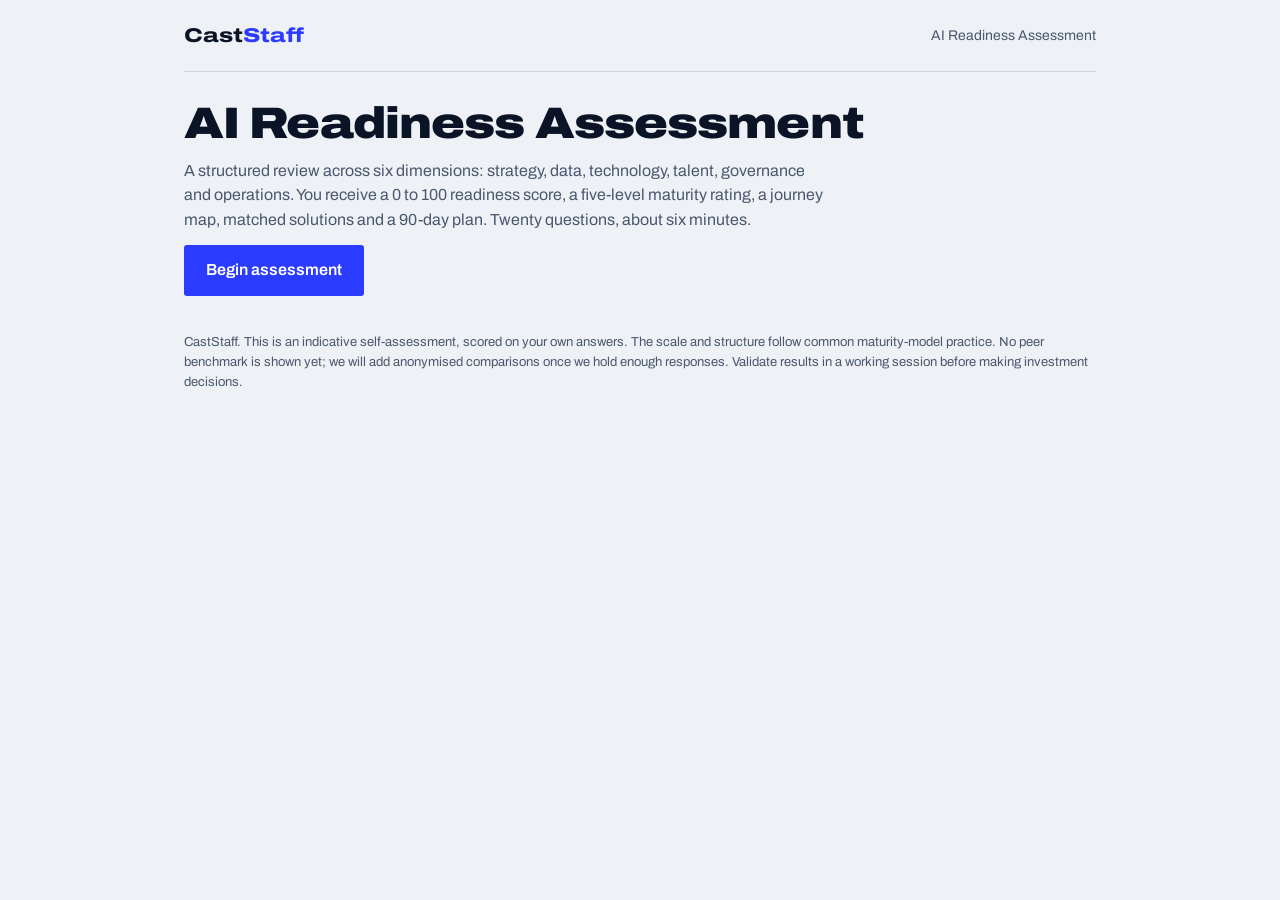
<file: public/CastStaff_AI_Readiness_Assessment.html>
<!DOCTYPE html>
<html lang="en">
<head>
<meta charset="utf-8">
<meta name="viewport" content="width=device-width, initial-scale=1, viewport-fit=cover">
<title>CastStaff AI Readiness Assessment</title>
<link rel="stylesheet" href="https://fonts.googleapis.com/css2?family=Archivo:wdth,wght@62..125,100..900&display=swap">
<style>
:root{--bg:#EEF1F5;--panel:#FFFFFF;--ink:#0B1426;--mute:#4A5870;--line:#CBD3DE;--acc:#2B3BFF;--on:#fff;--hi:#DDE2FF;
box-sizing:border-box;padding-top:env(safe-area-inset-top,0px);padding-bottom:env(safe-area-inset-bottom,0px)}
@media (prefers-color-scheme:dark){:root:not([data-theme="light"]){--bg:#0C1322;--panel:#121C31;--ink:#EAF0F8;--mute:#9AA8C0;--line:#26344F;--acc:#8EA0FF;--on:#0C1322;--hi:#1C2A55}}
:root[data-theme="dark"]{--bg:#0C1322;--panel:#121C31;--ink:#EAF0F8;--mute:#9AA8C0;--line:#26344F;--acc:#8EA0FF;--on:#0C1322;--hi:#1C2A55}
html{scroll-padding-top:env(safe-area-inset-top,0px)}
*{box-sizing:border-box}
body{margin:0;background:var(--bg);color:var(--ink);font:16px/1.55 "Archivo",system-ui,"Segoe UI",Arial,sans-serif}
.w{max-width:960px;margin:0 auto;padding:0 24px}
header{padding:20px 0;display:flex;justify-content:space-between;align-items:center;border-bottom:1px solid var(--line)}
.logo{font-stretch:125%;font-weight:800;font-size:20px}.logo i{font-style:normal;color:var(--acc)}
h1{font-stretch:118%;font-weight:900;font-size:clamp(28px,4.4vw,44px);line-height:1.06;letter-spacing:-.02em;margin:28px 0 12px}
h2{font-stretch:112%;font-weight:800;font-size:22px;margin:40px 0 12px;padding-top:12px;border-top:2px solid var(--ink)}
h3{margin:0 0 4px;font-size:17px}p{margin:0 0 12px}.mute{color:var(--mute)}.sm{font-size:14px}
button,input{font:inherit}
button:focus-visible,input:focus-visible,summary:focus-visible{outline:3px solid var(--acc);outline-offset:3px}
.btn{display:inline-block;padding:13px 22px;border-radius:3px;background:var(--acc);color:var(--on);font-weight:600;text-decoration:none;border:0;cursor:pointer}
.btn.g{background:none;color:var(--ink);border:1.5px solid var(--ink)}
.card{background:var(--panel);border:1px solid var(--line);border-radius:6px;padding:24px}
.prog{height:6px;background:var(--line);overflow:hidden;margin-bottom:10px}.prog i{display:block;height:100%;background:var(--acc);transition:width .3s}
.opts{display:grid;gap:8px;margin:18px 0}
.opt{text-align:left;padding:13px 16px;border:1px solid var(--line);border-radius:4px;background:var(--bg);color:var(--ink);cursor:pointer}
.opt:hover{border-color:var(--acc)}.opt.on{border-color:var(--acc);background:var(--hi)}
.nav{display:flex;justify-content:space-between}
.link{background:none;border:0;color:var(--mute);cursor:pointer;text-decoration:underline;padding:6px 0}
.sum{display:grid;grid-template-columns:auto 1fr;gap:28px;align-items:center}
.big{font-stretch:125%;font-weight:900;font-size:72px;line-height:1}.big small{font-size:22px;color:var(--mute);font-weight:600}
.lvl{display:inline-block;padding:3px 10px;border-radius:3px;background:var(--acc);color:var(--on);font-weight:700;font-size:13px}
.two{display:grid;grid-template-columns:340px 1fr;gap:24px;align-items:center}
table{width:100%;border-collapse:collapse;font-size:14px}th{text-align:left;color:var(--mute);font-weight:600}
td,th{padding:9px 8px;border-bottom:1px solid var(--line);vertical-align:top}
.map{display:grid;grid-template-columns:repeat(5,1fr);gap:8px}
.st{border:1px solid var(--line);border-radius:4px;padding:12px;background:var(--panel);font-size:13px}
.st b{display:block;font-size:15px;margin-bottom:3px}.st.cur{background:var(--acc);color:var(--on);border-color:var(--acc)}.st.nx{border:2px dashed var(--acc)}
.tag{display:block;font-size:11px;font-weight:700;margin-bottom:5px;min-height:14px}
.sol div{border-left:3px solid var(--acc);padding:2px 0 2px 14px;margin-bottom:10px}
.rm{display:grid;grid-template-columns:repeat(3,1fr);gap:12px}.rm div{background:var(--panel);border:1px solid var(--line);border-radius:4px;padding:16px;font-size:14px}.rm b{display:block;color:var(--acc);margin-bottom:4px}
.em{display:flex;gap:10px;flex-wrap:wrap;margin-top:12px}.em input{flex:1;min-width:220px;padding:12px;border:1px solid var(--line);border-radius:3px;background:var(--bg);color:var(--ink)}
details{margin-top:14px}summary{cursor:pointer;font-weight:600}
footer{padding:36px 0;color:var(--mute);font-size:13px}
@media (max-width:780px){.two,.sum{grid-template-columns:1fr}.map,.rm{grid-template-columns:1fr}.big{font-size:56px}}
@media print{header .mute,.noprint{display:none}body{background:#fff}}
</style>
</head>
<body>
<div class="w">
<header><span class="logo">Cast<i>Staff</i></span><span class="mute sm">AI Readiness Assessment</span></header>
<main id="app"></main>
<footer>CastStaff. This is an indicative self-assessment, scored on your own answers. The scale and structure follow common maturity-model practice. No peer benchmark is shown yet; we will add anonymised comparisons once we hold enough responses. Validate results in a working session before making investment decisions.</footer>
</div>
<script>
var DIM=[['Strategy and value','Strategy',.2],['Data','Data',.2],['Technology and infrastructure','Technology',.15],['Talent and adoption','Talent',.15],['Governance and risk','Governance',.15],['AI in use and operations','Operations',.15]];
var CTX=[{t:'Which area do you most want AI to improve?',o:['Customer support','Sales and marketing','Operations and back office','Our product','Analytics and decisions']},
{t:'Where are you on the AI journey today?',o:['Not started','Running experiments','A pilot is live','In production']}];
var SQ=[
[0,'How well defined is the business case for AI?',['No defined case','Ideas listed, not prioritised','Prioritised use cases with estimated value','Funded use cases with owners and target KPIs']],
[0,'How is AI aligned with company strategy?',['Not discussed by leadership','Discussed informally','Part of the annual plan','Tracked by leadership against outcomes']],
[0,'What budget and delivery plan exist?',['None','Exploratory budget only','Budget for a first release','Multi-quarter budget and roadmap']],
[1,'Where does the data for your priority use case live?',['Scattered across files and tools','Mostly in a few operational systems','Consolidated in a warehouse or lake','Governed, catalogued and owned by domain']],
[1,'How would you rate its quality and documentation?',['Quality unknown','Known issues, little documentation','Quality monitored, partly documented','Quality targets and full lineage']],
[1,'How do applications access the data?',['Manual exports','Reports and ad hoc queries','APIs or SQL for most sources','Versioned, tested pipelines']],
[2,'What does your cloud and platform setup look like?',['Mostly on-premises or ad hoc','Cloud for some workloads','Cloud-native with standard environments','Infrastructure as code with CI/CD']],
[2,'How would AI connect to your existing systems?',['No integration path yet','Possible through manual steps','APIs exist for key systems','API-first or event-driven architecture']],
[2,'What tooling exists to build and deploy AI?',['None','Individual tools and notebooks','Shared tooling for experiments','Standard path from experiment to production']],
[3,'What AI and data skills do you have in-house?',['None','A few people experimenting','A small dedicated team','Cross-functional team with MLOps or LLMOps skills']],
[3,'Who will own the system after launch?',['Nobody identified','A part-time owner','A named engineering owner','Dedicated product and engineering ownership']],
[3,'How ready are users to adopt AI in their workflow?',['Unaware or resistant','Curious, no training','Training and champions in place','Adoption tracked with feedback loops']],
[4,'What security and privacy requirements apply?',['Not yet assessed','Assessed, not documented','Documented policies','Documented and reviewed by security or legal']],
[4,'How would you evaluate model quality?',['No defined method','Manual spot checks','Test set with pass criteria','Automated evals and production monitoring']],
[4,'How are AI risks handled (errors, bias, misuse)?',['Not considered','Handled case by case','Risk review before launch','Standing policy, human oversight and audit trail']],
[5,'What AI do you use today?',['None','Individuals use public tools','Approved tools in some teams','AI embedded in products or core workflows']],
[5,'How have past AI projects performed?',['No projects yet','Prototypes that stalled','Pilots that delivered value','Production systems with measured ROI']],
[5,'How do you monitor cost, latency and quality in production?',['No AI in production','Not monitored','Basic dashboards','Alerts and regular optimisation']]];
var Q=CTX.concat(SQ.map(function(q){return{d:q[0],t:q[1],o:q[2]}}));
var LV=[['Nascent','Choose one use case and build leadership awareness.'],['Emerging','Prepare data and ownership before building.'],['Developing','Prototype in a controlled scope while closing gaps.'],['Established','Move pilots to production with evals and monitoring.'],['Leading','Scale across workflows and optimise cost and quality.']];
var ACT=['Define a prioritised use case with a target KPI, budget and timeline.','Consolidate and document the data this use case needs, with reliable access.','Set up shared environments, integration APIs and a path to production.','Name an accountable owner, close skill gaps and plan user adoption.','Agree privacy rules, a risk review and an evaluation plan before building.','Instrument cost, latency and quality, and learn from earlier projects.'];
var SOL={0:['Support copilot grounded in your help docs and tickets','Ticket triage and routing','Self-serve answer assistant with human escalation'],1:['Lead research and qualification agent','Proposal and email drafting grounded in your content','Call summaries that update the CRM'],2:['Document processing and data extraction','Workflow agents with human approval steps','Forecasting and anomaly alerts'],3:['In-product assistant','Semantic search and recommendations','Content generation with guardrails'],4:['Natural-language questions over your warehouse','Automated reporting and insights','Data quality monitoring']};
var ST=[['Explore','Pick one use case and a success metric.'],['Prototype','A working slice on real data in 2 to 3 weeks.'],['Pilot','Real users, with evals and guardrails.'],['Production','Hardened, monitored, handed over.'],['Scale','More workflows, better quality, lower cost.']];
var A=[],i=0,app=document.getElementById('app');
function esc(x){return String(x).replace(/[&<>"]/g,function(c){return{'&':'&amp;','<':'&lt;','>':'&gt;','"':'&quot;'}[c]})}
function lv(p){return p>=80?4:p>=60?3:p>=40?2:p>=20?1:0}
function intro(){app.innerHTML='<h1>AI Readiness Assessment</h1><p class="mute" style="max-width:40em">A structured review across six dimensions: strategy, data, technology, talent, governance and operations. You receive a 0 to 100 readiness score, a five-level maturity rating, a journey map, matched solutions and a 90-day plan. Twenty questions, about six minutes.</p><button class="btn" id="go">Begin assessment</button>';
document.getElementById('go').onclick=function(){i=0;A=[];ask()}}
function ask(){var q=Q[i],sec=q.d===undefined?'Context':'Section '+(q.d+1)+' of 6 · '+DIM[q.d][0];
app.innerHTML='<div style="margin-top:28px" class="card"><div class="prog"><i style="width:'+(i/Q.length*100)+'%"></i></div><p class="mute sm">Question '+(i+1)+' of '+Q.length+' · '+sec+'</p><h2 style="border:0;padding:0;margin:4px 0 0">'+esc(q.t)+'</h2><div class="opts" role="radiogroup">'+q.o.map(function(o,n){return'<button class="opt'+(A[i]===n?' on':'')+'" role="radio" aria-checked="'+(A[i]===n)+'" data-n="'+n+'">'+esc(o)+'</button>'}).join('')+'</div><div class="nav"><button class="link" id="bk"'+(i?'':' style="visibility:hidden"')+'>Back</button><span class="mute sm">Select one to continue</span></div></div>';
app.querySelectorAll('.opt').forEach(function(b){b.onclick=function(){A[i]=+b.dataset.n;i++;i<Q.length?ask():result()}});
document.getElementById('bk').onclick=function(){i--;ask()}}
function radar(P){var c=160,r=108,pts=function(f){return DIM.map(function(_,k){var a=(-90+k*60)*Math.PI/180;return(c+r*f(k)*Math.cos(a)).toFixed(1)+','+(c+r*f(k)*Math.sin(a)).toFixed(1)}).join(' ')},s='<svg viewBox="0 0 320 320" role="img" aria-label="Radar chart of six readiness dimensions" width="100%">';
[.25,.5,.75,1].forEach(function(f){s+='<polygon points="'+pts(function(){return f})+'" fill="none" stroke="var(--line)"/>'});
DIM.forEach(function(d,k){var a=(-90+k*60)*Math.PI/180,x=c+(r+22)*Math.cos(a),y=c+(r+22)*Math.sin(a),an=Math.cos(a)>.3?'start':Math.cos(a)<-.3?'end':'middle';
s+='<line x1="'+c+'" y1="'+c+'" x2="'+(c+r*Math.cos(a)).toFixed(1)+'" y2="'+(c+r*Math.sin(a)).toFixed(1)+'" stroke="var(--line)"/><text x="'+x.toFixed(1)+'" y="'+(y+4).toFixed(1)+'" text-anchor="'+an+'" font-size="12" fill="var(--ink)">'+d[1]+'</text>'});
return s+'<polygon points="'+pts(function(k){return P[k]/100})+'" fill="var(--acc)" fill-opacity=".25" stroke="var(--acc)" stroke-width="2"/></svg>'}
function result(){var sum=[0,0,0,0,0,0];Q.forEach(function(q,n){if(q.d!==undefined)sum[q.d]+=A[n]});
var P=sum.map(function(s){return Math.round(s/9*100)}),tot=0,low=0;
P.forEach(function(p,k){tot+=p*DIM[k][2];if(p<P[low])low=k});
var pct=Math.round(tot),L=lv(pct),focus=A[0],cur=A[1],nxt=Math.min(pct>=50?cur+1:cur,4);
var rows=DIM.map(function(d,k){return'<tr><td><b>'+d[0]+'</b></td><td>'+P[k]+'</td><td>'+LV[lv(P[k])][0]+'</td><td class="mute">'+(P[k]<60?ACT[k]:'Solid foundation. Confirm with evidence in a working session.')+'</td></tr>'}).join('');
var map=ST.map(function(s,n){var c=n===cur?' cur':n===nxt&&nxt!==cur?' nx':'';return'<div class="st'+c+'"><span class="tag">'+(n===cur?'You are here':c?'Next step':'')+'</span><b>'+s[0]+'</b>'+s[1]+'</div>'}).join('');
var sol=SOL[focus].map(function(s,n){return'<div><h3>'+(n?'Then: ':'Start with: ')+esc(s)+'</h3></div>'}).join('');
var p3=cur>=2?'Harden the pilot, add monitoring and cost controls, and plan handover.':'Run a pilot with a small group. Track quality, cost and latency, then decide on rollout.';
var txt='Readiness: '+pct+'/100 ('+LV[L][0]+')\nFocus: '+Q[0].o[focus]+'\nJourney stage: '+ST[cur][0]+'\n'+DIM.map(function(d,k){return d[1]+': '+P[k]}).join('\n')+'\nBinding constraint: '+DIM[low][0];
app.innerHTML='<h1>AI Readiness Report</h1><p class="mute sm">'+new Date().toLocaleDateString('en-GB',{day:'numeric',month:'long',year:'numeric'})+' · Focus: '+esc(Q[0].o[focus])+' · Stage: '+ST[cur][0]+'</p>'
+'<div class="card sum"><div class="big">'+pct+'<small> / 100</small></div><div><span class="lvl">Level '+(L+1)+' · '+LV[L][0]+'</span><p style="margin:10px 0 6px"><b>Priority:</b> '+LV[L][1]+'</p><p class="mute sm" style="margin:0">Binding constraint: <b>'+DIM[low][0]+'</b> ('+P[low]+'). The weakest dimension limits how far the others can take you.</p></div></div>'
+'<h2>Readiness by dimension</h2><div class="two"><div>'+radar(P)+'</div><table><tr><th>Dimension</th><th>Score</th><th>Level</th><th>Finding</th></tr>'+rows+'</table></div>'
+'<h2>Position on the AI journey</h2><div class="map">'+map+'</div>'+(nxt===cur?'<p class="mute sm" style="margin-top:10px">Score is below the threshold for the next stage. Close the gaps above first.</p>':'')
+'<h2>Recommended solutions</h2><p class="mute sm">Matched to your focus on '+esc(Q[0].o[focus].toLowerCase())+'.</p><div class="sol">'+sol+'</div>'
+'<h2>First 90 days</h2><div class="rm"><div><b>Days 1 to 30</b>'+ACT[low]+'</div><div><b>Days 31 to 60</b>Prototype "'+esc(SOL[focus][0].toLowerCase())+'" on real data and build the evaluation set.</div><div><b>Days 61 to 90</b>'+p3+'</div></div>'
+'<details><summary>Methodology and limits</summary><p class="sm mute" style="margin-top:10px">Each answer scores 0 to 3. A dimension score is its three answers rescaled to 0 to 100. The overall score is a weighted average: strategy 20%, data 20%, technology 15%, talent 15%, governance 15%, operations 15%. Levels: Nascent 0 to 19, Emerging 20 to 39, Developing 40 to 59, Established 60 to 79, Leading 80 to 100. Results are self-reported and unaudited, so treat them as a starting hypothesis.</p></details>'
+'<h2>Next step</h2><div class="card noprint"><p>Review these results with a senior engineer in a free 60-minute session and leave with a one-page written plan.</p><div class="em"><input id="em" type="email" placeholder="Work email" aria-label="Work email"><button class="btn" id="bk2">Book my free assessment</button><button class="btn g" id="pr">Print or save as PDF</button></div></div>'
+'<p class="noprint" style="margin-top:14px"><button class="link" id="again">Start over</button></p>';
document.getElementById('bk2').onclick=function(){location.href='mailto:hello@caststaff.com?subject='+encodeURIComponent('AI readiness: '+pct+'/100')+'&body='+encodeURIComponent(txt+'\n\nContact: '+document.getElementById('em').value)};
document.getElementById('pr').onclick=function(){window.print()};document.getElementById('again').onclick=intro;window.scrollTo(0,0)}
intro();
</script>
</body>
</html>
</file>
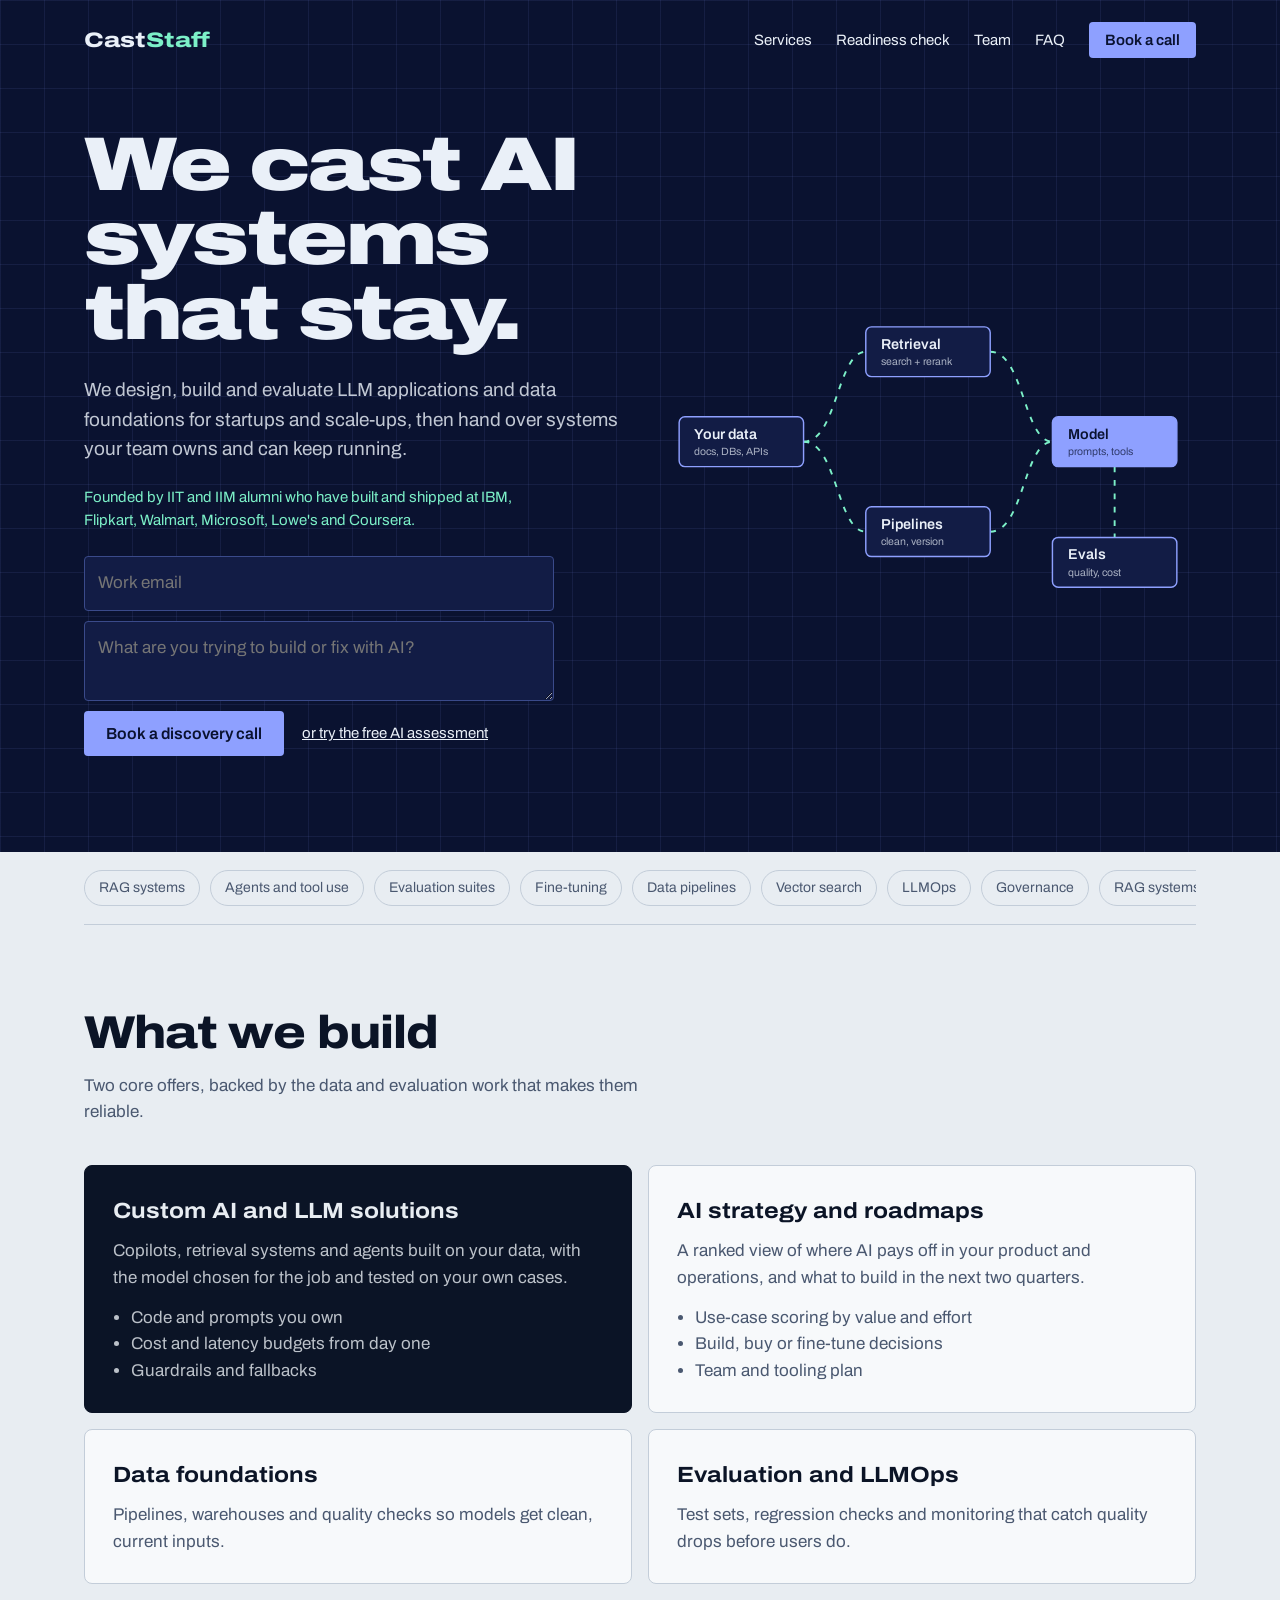
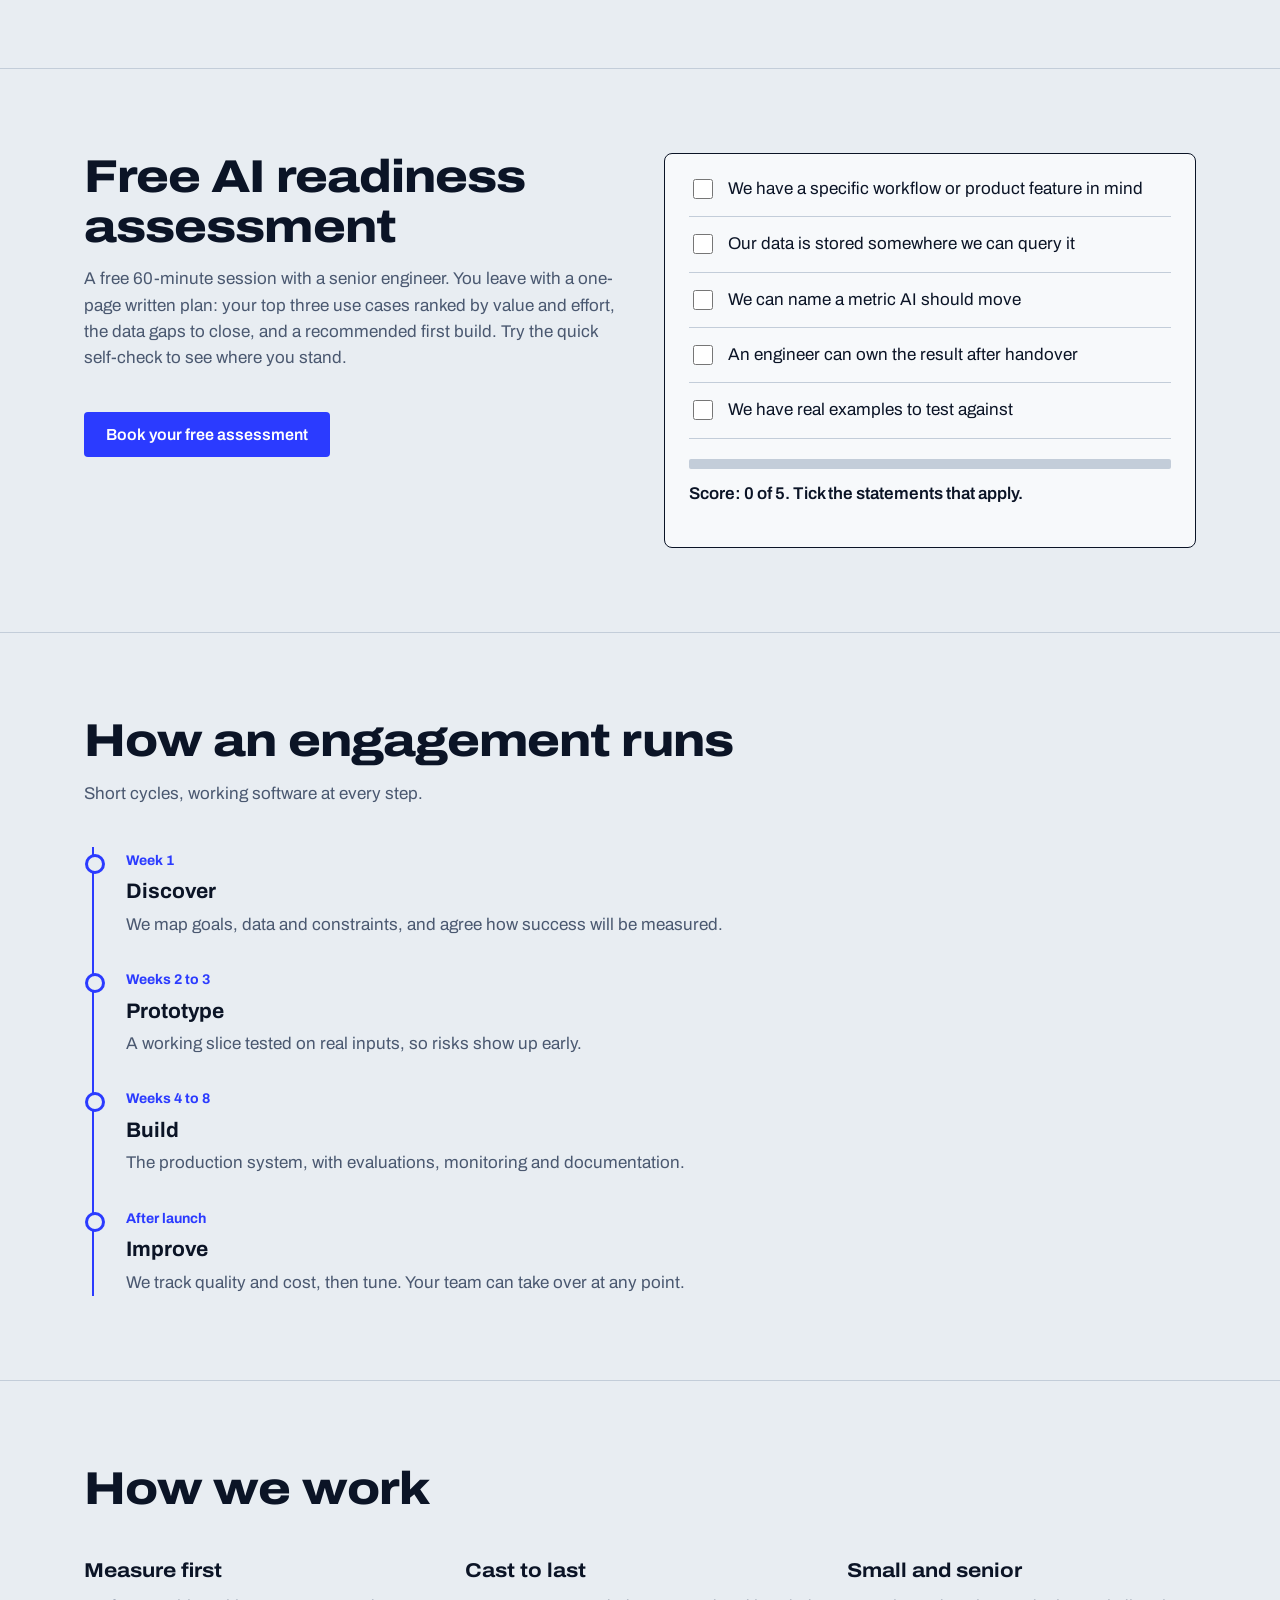
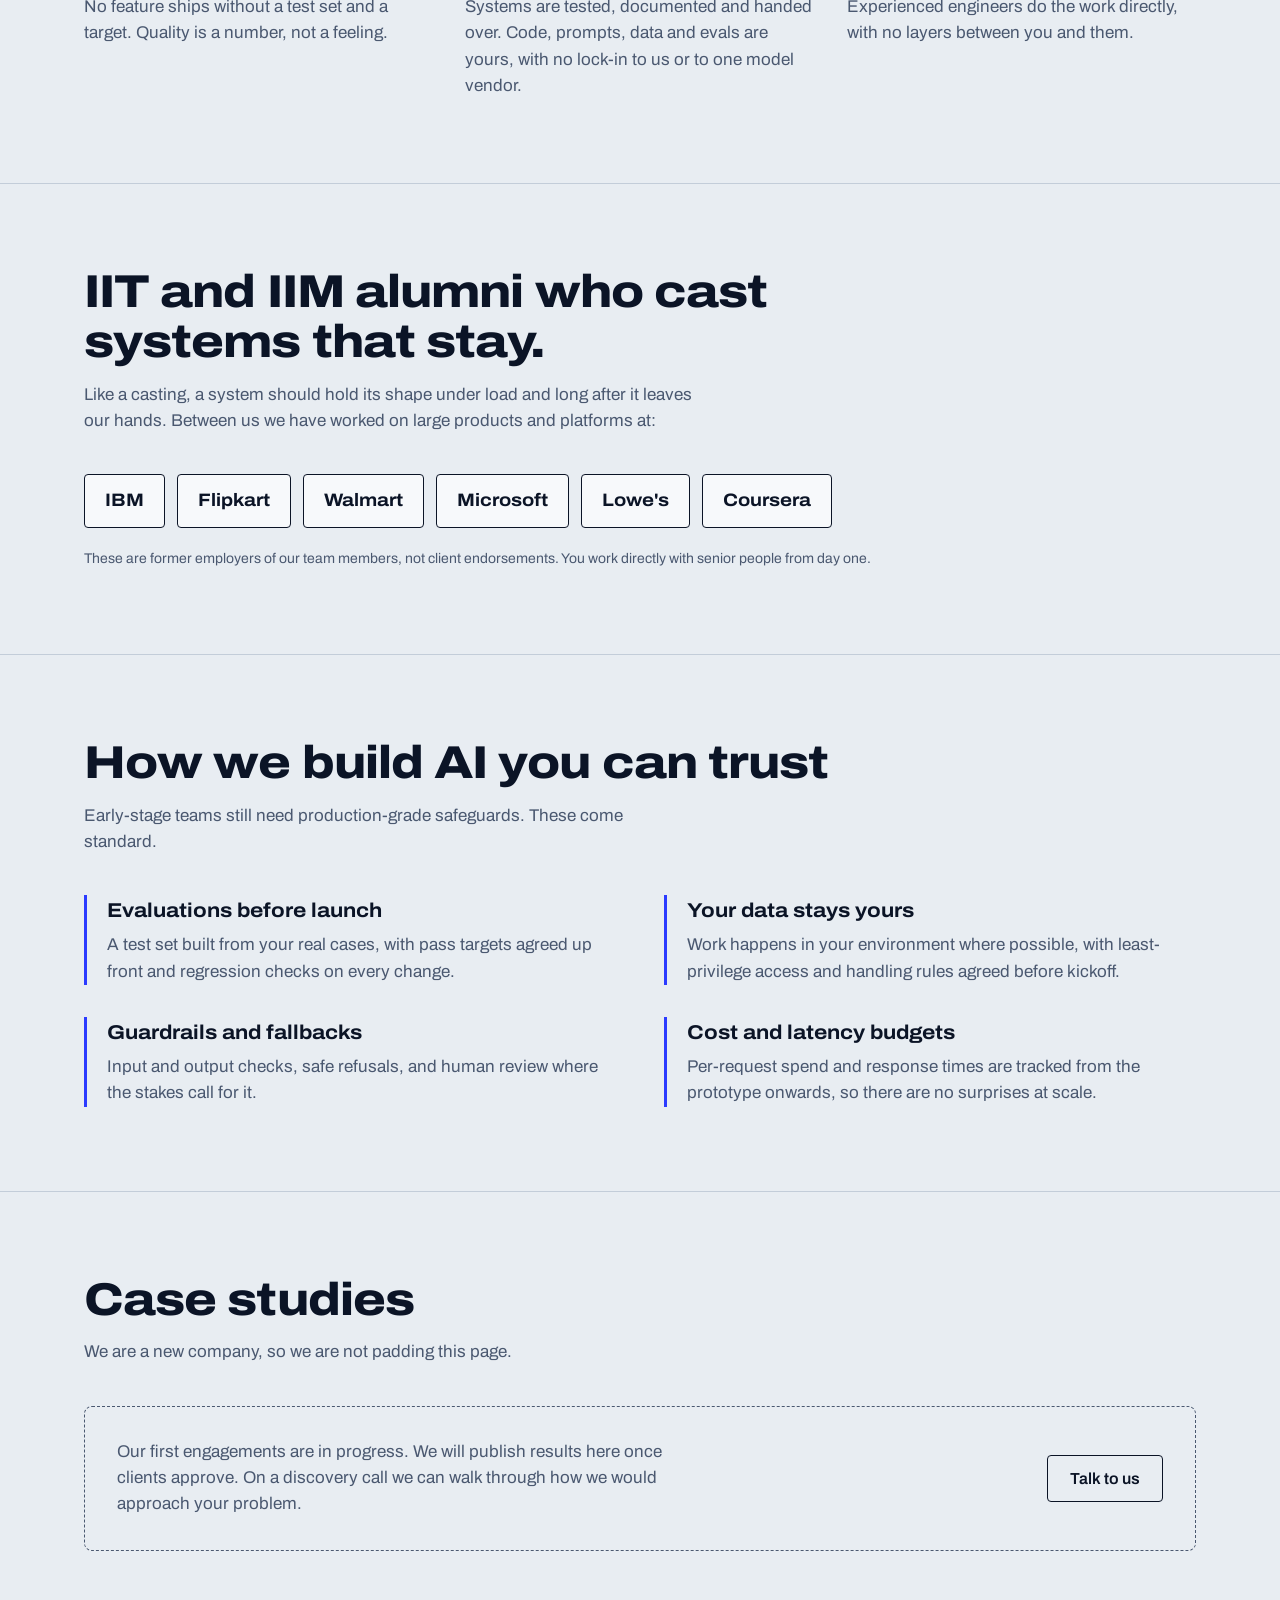
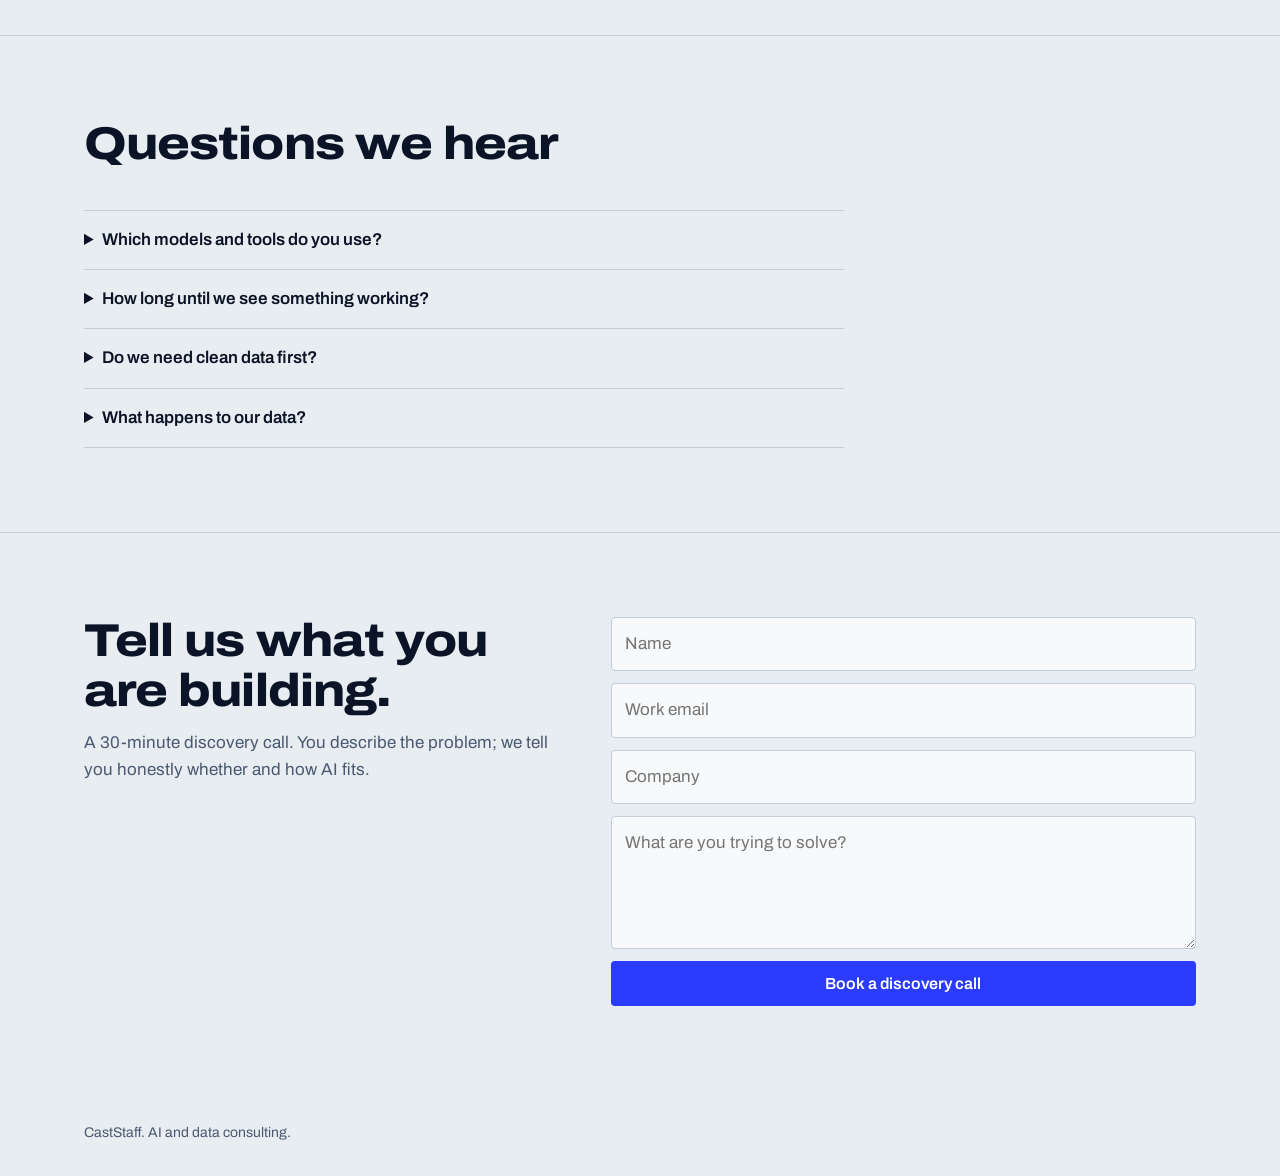
<file: public/CastStaff_homepage_v5.html>
<!DOCTYPE html>
<html lang="en">
<head>
<meta charset="utf-8">
<meta name="viewport" content="width=device-width, initial-scale=1, viewport-fit=cover">
<title>CastStaff | AI and data systems cast to last</title>
<link rel="stylesheet" href="https://fonts.googleapis.com/css2?family=Archivo:wdth,wght@62..125,100..900&display=swap">
<style>
:root{--bg:#E8EDF2;--panel:#F7F9FB;--ink:#0B1426;--mute:#4A5870;--line:#C3CDD9;--acc:#2B3BFF;--on:#fff;--hi:#BFF0D8;
box-sizing:border-box;padding-top:env(safe-area-inset-top,0px);padding-bottom:env(safe-area-inset-bottom,0px)}
@media (prefers-color-scheme:dark){:root:not([data-theme="light"]){--bg:#0C1322;--panel:#121C31;--ink:#EAF0F8;--mute:#9AA8C0;--line:#26344F;--acc:#8EA0FF;--on:#0C1322;--hi:#1E4D3C}}
:root[data-theme="dark"]{--bg:#0C1322;--panel:#121C31;--ink:#EAF0F8;--mute:#9AA8C0;--line:#26344F;--acc:#8EA0FF;--on:#0C1322;--hi:#1E4D3C}
html{scroll-padding-top:env(safe-area-inset-top,0px);scroll-behavior:smooth}
*{box-sizing:border-box}
body{margin:0;background:var(--bg);color:var(--ink);font:17px/1.55 "Archivo",system-ui,"Segoe UI",Arial,sans-serif}
.w{max-width:1160px;margin:0 auto;padding:0 24px}
a{color:inherit}a:focus-visible,button:focus-visible,summary:focus-visible,input:focus-visible,textarea:focus-visible{outline:3px solid var(--acc);outline-offset:3px}
.btn{display:inline-block;padding:14px 22px;border-radius:4px;background:var(--acc);color:var(--on);font:600 16px "Archivo",sans-serif;text-decoration:none;border:0;cursor:pointer}
.btn.g{background:none;color:inherit;border:1.5px solid currentColor}
/* hero: always dark */
.hero{background:#0A1230;color:#EAF0F8;position:relative;overflow:hidden;
background-image:linear-gradient(rgba(142,160,255,.09) 1px,transparent 1px),linear-gradient(90deg,rgba(142,160,255,.09) 1px,transparent 1px);background-size:44px 44px}
.hero .btn{background:#8EA0FF;color:#0A1230}.hero .btn.g{background:none;color:#EAF0F8}
nav{display:flex;justify-content:space-between;align-items:center;padding:22px 0}
.logo{font-stretch:125%;font-weight:800;font-size:21px}.logo i{font-style:normal;color:#7CF0C8}
nav a{text-decoration:none;margin-left:24px;font-size:15px}nav a.btn{padding:10px 16px;font-size:15px}
.hg{display:grid;grid-template-columns:1fr 1fr;gap:40px;align-items:center;padding:48px 0 96px}
h1{font-stretch:125%;font-weight:900;font-size:clamp(40px,6vw,76px);line-height:.98;letter-spacing:-.03em;margin:0 0 24px}
.lead{font-size:19px;max-width:32em;margin:0 0 30px;opacity:.82}
.cta{display:flex;flex-wrap:wrap;gap:12px}
.diag{width:100%;height:auto}
.diag rect{fill:#121C45;stroke:#8EA0FF;stroke-width:1.5}.diag .k rect{fill:#8EA0FF}
.diag text{fill:#EAF0F8;font:600 15px "Archivo",sans-serif}.diag .k text{fill:#0A1230}.diag .s{font-weight:400;font-size:11px;opacity:.7}
.diag path{fill:none;stroke:#7CF0C8;stroke-width:2;stroke-dasharray:6 8;animation:flow 1.4s linear infinite}
@keyframes flow{to{stroke-dashoffset:-28}}
.tags{display:flex;gap:10px;overflow:hidden;padding:18px 0;border-bottom:1px solid var(--line)}
.tags div{display:flex;gap:10px;flex:none;animation:slide 40s linear infinite}
.tags span{padding:6px 14px;border:1px solid var(--line);border-radius:99px;font-size:14px;color:var(--mute);white-space:nowrap}
@keyframes slide{to{transform:translateX(-100%)}}
section{padding:84px 0;border-bottom:1px solid var(--line)}
h2{font-stretch:115%;font-weight:800;font-size:clamp(28px,3.8vw,46px);line-height:1.08;letter-spacing:-.02em;margin:0 0 14px;max-width:17em}
.sub{color:var(--mute);max-width:36em;margin:0 0 40px}
.bento{display:grid;grid-template-columns:repeat(4,1fr);gap:16px}
.card{background:var(--panel);border:1.5px solid var(--line);border-radius:8px;padding:28px}
.card h3{margin:0 0 10px;font-stretch:112%;font-size:22px}.card p{margin:0;color:var(--mute)}
.card ul{margin:14px 0 0;padding-left:18px;color:var(--mute)}
.c2{grid-column:span 2}.pri{background:var(--ink);color:var(--bg);border-color:var(--ink)}.pri p,.pri ul{color:inherit;opacity:.8}
.assess{display:grid;grid-template-columns:1fr 1fr;gap:48px}
.q{background:var(--panel);border:1.5px solid var(--ink);border-radius:8px;padding:8px 24px 24px}
.q label{display:flex;gap:12px;padding:14px 0;border-bottom:1px solid var(--line);cursor:pointer}
.q input{width:20px;height:20px;accent-color:var(--acc);flex:none;margin-top:3px}
.meter{height:10px;background:var(--line);border-radius:2px;margin:20px 0 12px;overflow:hidden}
.meter i{display:block;height:100%;width:0;background:var(--acc);transition:width .3s}
#res{margin:0 0 16px;font-weight:600}
.tl{border-left:2px solid var(--acc);margin-left:8px;padding-left:32px;display:grid;gap:28px;max-width:720px}
.tl div{position:relative}.tl div:before{content:"";position:absolute;left:-41px;top:7px;width:14px;height:14px;background:var(--bg);border:3px solid var(--acc);border-radius:50%}
.tl b{color:var(--acc);font-size:14px}.tl h3{margin:2px 0 4px;font-size:21px}.tl p{margin:0;color:var(--mute)}
.pr{display:grid;grid-template-columns:repeat(3,1fr);gap:32px}.pr h3{font-size:20px;margin:0 0 8px;font-stretch:112%}.pr p{margin:0;color:var(--mute)}
.cs{border:1.5px dashed var(--mute);border-radius:8px;padding:32px;display:flex;justify-content:space-between;gap:24px;align-items:center;flex-wrap:wrap}
.cs p{margin:0;max-width:34em;color:var(--mute)}
details{border-top:1px solid var(--line);padding:16px 0;max-width:760px}details:last-of-type{border-bottom:1px solid var(--line)}
summary{font-weight:600;cursor:pointer}details p{color:var(--mute);margin:10px 0 0}
.ct{display:grid;grid-template-columns:.9fr 1.1fr;gap:48px}
form{display:grid;gap:12px}
input,textarea{width:100%;padding:13px;border:1.5px solid var(--line);border-radius:4px;background:var(--panel);color:var(--ink);font:inherit}
.cred{margin:-8px 0 24px;max-width:32em;font-size:15px;color:#7CF0C8}
.co{display:flex;flex-wrap:wrap;gap:12px;margin:0 0 20px}.co span{padding:12px 20px;border:1.5px solid var(--ink);border-radius:4px;background:var(--panel);font-weight:700;font-stretch:112%;font-size:18px}
.note{font-size:14px;color:var(--mute);margin:0}
.hf{display:grid;gap:10px;max-width:470px}.hf input,.hf textarea{background:#121C45;border-color:#3A4A8A;color:#EAF0F8}.hf .r2{display:flex;gap:18px;flex-wrap:wrap;align-items:center}.hf a{font-size:15px}
.sf{display:grid;grid-template-columns:1fr 1fr;gap:32px 48px}.sf div{border-left:3px solid var(--acc);padding-left:20px}.sf h3{margin:0 0 6px;font-size:20px;font-stretch:112%}.sf p{margin:0;color:var(--mute)}
footer{padding:32px 0;color:var(--mute);font-size:14px}
@media (max-width:900px){.hg,.assess,.ct,.pr,.sf{grid-template-columns:1fr}.bento{grid-template-columns:1fr 1fr}.c2{grid-column:span 2}nav a.h{display:none}}
@media (max-width:560px){.bento{grid-template-columns:1fr}.c2{grid-column:auto}}
@media (prefers-reduced-motion:reduce){.diag path,.tags div{animation:none}}
</style>
</head>
<body>
<div class="hero"><div class="w">
<nav><span class="logo">Cast<i>Staff</i></span><span><a class="h" href="#build">Services</a><a class="h" href="#assess">Readiness check</a><a class="h" href="#team">Team</a><a class="h" href="#faq">FAQ</a><a class="btn" href="#call">Book a call</a></span></nav>
<div class="hg">
<div>
<h1>We cast AI systems that stay.</h1>
<p class="lead">We design, build and evaluate LLM applications and data foundations for startups and scale-ups, then hand over systems your team owns and can keep running.</p>
<p class="cred">Founded by IIT and IIM alumni who have built and shipped at IBM, Flipkart, Walmart, Microsoft, Lowe's and Coursera.</p>
<form class="hf"><input name="e" type="email" placeholder="Work email" aria-label="Work email" required><textarea name="m" rows="2" placeholder="What are you trying to build or fix with AI?" aria-label="What are you building"></textarea><div class="r2"><button class="btn" type="submit">Book a discovery call</button><a href="#assess">or try the free AI assessment</a></div></form>
</div>
<svg class="diag" viewBox="0 0 560 340" role="img" aria-label="Diagram: your data flows through retrieval and pipelines into a model, monitored by evaluations">
<path d="M150 170C185 170 185 76 215 76"/><path d="M150 170C185 170 185 264 215 264"/>
<path d="M345 76C380 76 380 170 410 170"/><path d="M345 264C380 264 380 170 410 170"/><path d="M475 196V270"/>
<g><rect x="20" y="144" width="130" height="52" rx="6"/><text x="36" y="167">Your data</text><text class="s" x="36" y="184">docs, DBs, APIs</text></g>
<g><rect x="215" y="50" width="130" height="52" rx="6"/><text x="231" y="73">Retrieval</text><text class="s" x="231" y="90">search + rerank</text></g>
<g><rect x="215" y="238" width="130" height="52" rx="6"/><text x="231" y="261">Pipelines</text><text class="s" x="231" y="278">clean, version</text></g>
<g class="k"><rect x="410" y="144" width="130" height="52" rx="6"/><text x="426" y="167">Model</text><text class="s" x="426" y="184">prompts, tools</text></g>
<g><rect x="410" y="270" width="130" height="52" rx="6"/><text x="426" y="293">Evals</text><text class="s" x="426" y="310">quality, cost</text></g>
</svg>
</div></div></div>

<div class="w"><div class="tags" aria-hidden="true"><div><span>RAG systems</span><span>Agents and tool use</span><span>Evaluation suites</span><span>Fine-tuning</span><span>Data pipelines</span><span>Vector search</span><span>LLMOps</span><span>Governance</span></div><div><span>RAG systems</span><span>Agents and tool use</span><span>Evaluation suites</span><span>Fine-tuning</span><span>Data pipelines</span><span>Vector search</span><span>LLMOps</span><span>Governance</span></div></div></div>

<section id="build"><div class="w">
<h2>What we build</h2><p class="sub">Two core offers, backed by the data and evaluation work that makes them reliable.</p>
<div class="bento">
<div class="card c2 pri"><h3>Custom AI and LLM solutions</h3><p>Copilots, retrieval systems and agents built on your data, with the model chosen for the job and tested on your own cases.</p><ul><li>Code and prompts you own</li><li>Cost and latency budgets from day one</li><li>Guardrails and fallbacks</li></ul></div>
<div class="card c2"><h3>AI strategy and roadmaps</h3><p>A ranked view of where AI pays off in your product and operations, and what to build in the next two quarters.</p><ul><li>Use-case scoring by value and effort</li><li>Build, buy or fine-tune decisions</li><li>Team and tooling plan</li></ul></div>
<div class="card c2"><h3>Data foundations</h3><p>Pipelines, warehouses and quality checks so models get clean, current inputs.</p></div>
<div class="card c2"><h3>Evaluation and LLMOps</h3><p>Test sets, regression checks and monitoring that catch quality drops before users do.</p></div>
</div></div></section>

<section id="assess"><div class="w assess">
<div><h2>Free AI readiness assessment</h2><p class="sub">A free 60-minute session with a senior engineer. You leave with a one-page written plan: your top three use cases ranked by value and effort, the data gaps to close, and a recommended first build. Try the quick self-check to see where you stand.</p>
<a class="btn" href="#call">Book your free assessment</a></div>
<div class="q" id="quiz">
<label><input type="checkbox"> We have a specific workflow or product feature in mind</label>
<label><input type="checkbox"> Our data is stored somewhere we can query it</label>
<label><input type="checkbox"> We can name a metric AI should move</label>
<label><input type="checkbox"> An engineer can own the result after handover</label>
<label><input type="checkbox"> We have real examples to test against</label>
<div class="meter"><i id="bar"></i></div>
<p id="res" aria-live="polite">Score: 0 of 5. Tick the statements that apply.</p>
</div></div></section>

<section><div class="w"><h2>How an engagement runs</h2><p class="sub">Short cycles, working software at every step.</p>
<div class="tl">
<div><b>Week 1</b><h3>Discover</h3><p>We map goals, data and constraints, and agree how success will be measured.</p></div>
<div><b>Weeks 2 to 3</b><h3>Prototype</h3><p>A working slice tested on real inputs, so risks show up early.</p></div>
<div><b>Weeks 4 to 8</b><h3>Build</h3><p>The production system, with evaluations, monitoring and documentation.</p></div>
<div><b>After launch</b><h3>Improve</h3><p>We track quality and cost, then tune. Your team can take over at any point.</p></div>
</div></div></section>

<section><div class="w"><h2>How we work</h2><br>
<div class="pr">
<div><h3>Measure first</h3><p>No feature ships without a test set and a target. Quality is a number, not a feeling.</p></div>
<div><h3>Cast to last</h3><p>Systems are tested, documented and handed over. Code, prompts, data and evals are yours, with no lock-in to us or to one model vendor.</p></div>
<div><h3>Small and senior</h3><p>Experienced engineers do the work directly, with no layers between you and them.</p></div>
</div></div></section>

<section id="team"><div class="w"><h2>IIT and IIM alumni who cast systems that stay.</h2><p class="sub">Like a casting, a system should hold its shape under load and long after it leaves our hands. Between us we have worked on large products and platforms at:</p>
<div class="co"><span>IBM</span><span>Flipkart</span><span>Walmart</span><span>Microsoft</span><span>Lowe's</span><span>Coursera</span></div>
<p class="note">These are former employers of our team members, not client endorsements. You work directly with senior people from day one.</p>
</div></section>

<section><div class="w"><h2>How we build AI you can trust</h2><p class="sub">Early-stage teams still need production-grade safeguards. These come standard.</p>
<div class="sf">
<div><h3>Evaluations before launch</h3><p>A test set built from your real cases, with pass targets agreed up front and regression checks on every change.</p></div>
<div><h3>Your data stays yours</h3><p>Work happens in your environment where possible, with least-privilege access and handling rules agreed before kickoff.</p></div>
<div><h3>Guardrails and fallbacks</h3><p>Input and output checks, safe refusals, and human review where the stakes call for it.</p></div>
<div><h3>Cost and latency budgets</h3><p>Per-request spend and response times are tracked from the prototype onwards, so there are no surprises at scale.</p></div>
</div></div></section>

<section><div class="w"><h2>Case studies</h2><p class="sub">We are a new company, so we are not padding this page.</p>
<div class="cs"><p>Our first engagements are in progress. We will publish results here once clients approve. On a discovery call we can walk through how we would approach your problem.</p><a class="btn g" href="#call">Talk to us</a></div></div></section>

<section id="faq"><div class="w"><h2>Questions we hear</h2><br>
<details><summary>Which models and tools do you use?</summary><p>Whatever fits: hosted APIs, open-weight models or a mix. We test several on your data before committing.</p></details>
<details><summary>How long until we see something working?</summary><p>Usually a prototype within two to three weeks of kickoff.</p></details>
<details><summary>Do we need clean data first?</summary><p>Not necessarily. The assessment shows what is needed, and we often fix data in parallel.</p></details>
<details><summary>What happens to our data?</summary><p>It stays in your environment wherever possible, and we agree handling rules before work starts.</p></details>
</div></section>

<section id="call" style="border:0"><div class="w ct">
<div><h2>Tell us what you are building.</h2><p class="sub">A 30-minute discovery call. You describe the problem; we tell you honestly whether and how AI fits.</p></div>
<form id="f"><input name="n" placeholder="Name" required><input name="e" type="email" placeholder="Work email" required><input name="c" placeholder="Company"><textarea name="m" rows="4" placeholder="What are you trying to solve?"></textarea><button class="btn" type="submit">Book a discovery call</button></form>
</div></section>
<div class="w"><footer>CastStaff. AI and data consulting.</footer></div>
<script>
var boxes=document.querySelectorAll('#quiz input'),msgs=['Start with strategy: a short assessment will find your best first use case.','Start with strategy: a short assessment will find your best first use case.','Close: a scoped prototype could prove value within weeks.','Close: a scoped prototype could prove value within weeks.','Ready to build: let us scope the first release.','Ready to build: let us scope the first release.'];
function upd(){var s=0;boxes.forEach(function(b){if(b.checked)s++});document.getElementById('bar').style.width=s*20+'%';document.getElementById('res').textContent='Score: '+s+' of 5. '+(s?msgs[s]:'Tick the statements that apply.')}
boxes.forEach(function(b){b.addEventListener('change',upd)});
document.querySelectorAll('form').forEach(function(fm){fm.addEventListener('submit',function(ev){ev.preventDefault();var d=new FormData(ev.target);
location.href='mailto:hello@caststaff.com?subject='+encodeURIComponent('Discovery call'+(d.get('c')?': '+d.get('c'):''))+'&body='+encodeURIComponent((d.get('m')||'')+'\n\n'+(d.get('n')||'')+' ('+d.get('e')+')')})});
</script>
</body>
</html>
</file>
